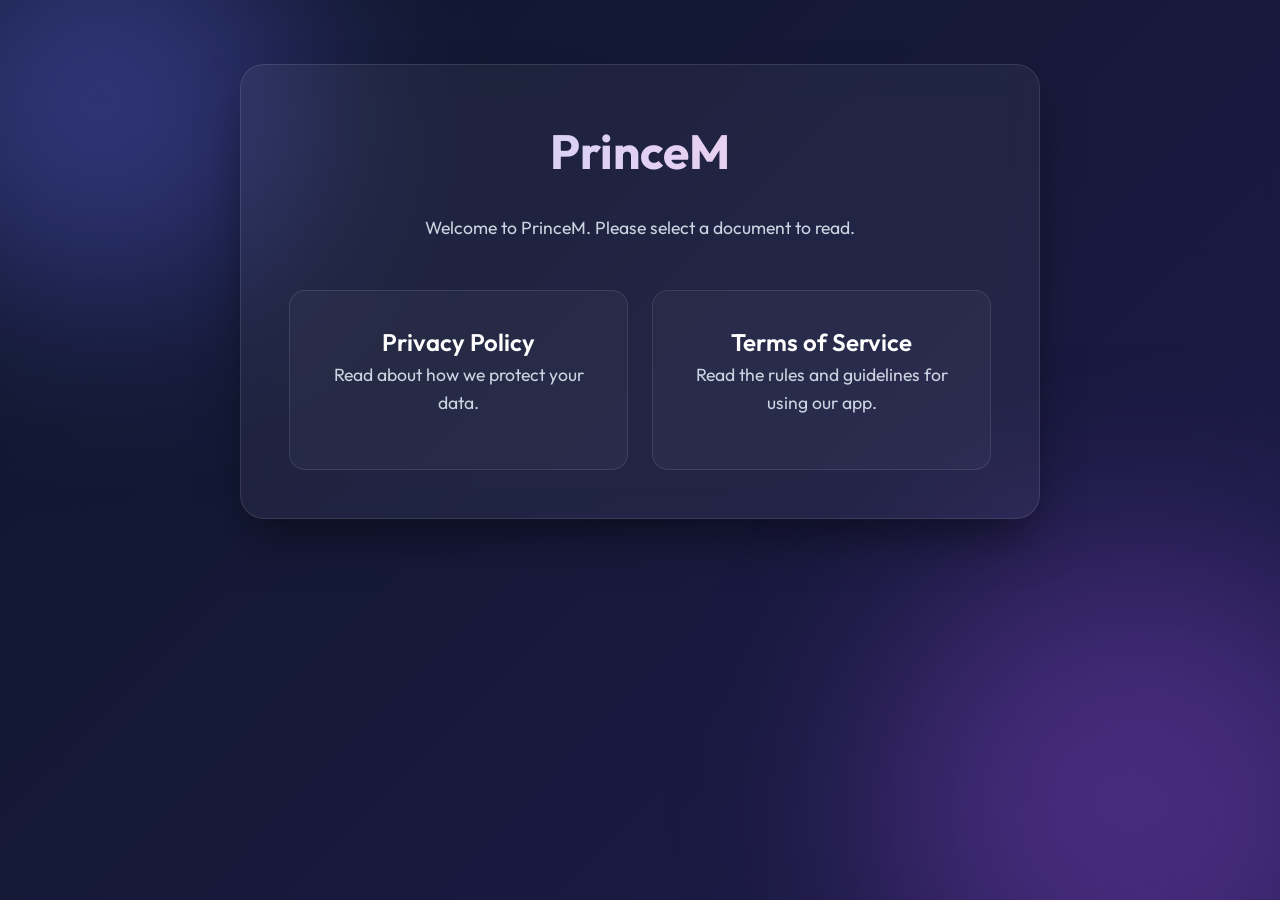
<file: index.html>
<!DOCTYPE html>
<html lang="en">
<head>
    <meta charset="UTF-8">
    <meta name="viewport" content="width=device-width, initial-scale=1.0">
    <title>PrinceM - Policies</title>
    <link rel="stylesheet" href="style.css">
</head>
<body>
    <div class="bg-shape bg-shape-1"></div>
    <div class="bg-shape bg-shape-2"></div>

    <div class="container">
        <h1>PrinceM</h1>
        <p style="text-align: center;">Welcome to PrinceM. Please select a document to read.</p>

        <div class="link-grid">
            <a href="privacy.html" class="card-link">
                <h2>Privacy Policy</h2>
                <p>Read about how we protect your data.</p>
            </a>
            <a href="terms.html" class="card-link">
                <h2>Terms of Service</h2>
                <p>Read the rules and guidelines for using our app.</p>
            </a>
        </div>
    </div>
</body>
</html>
</file>
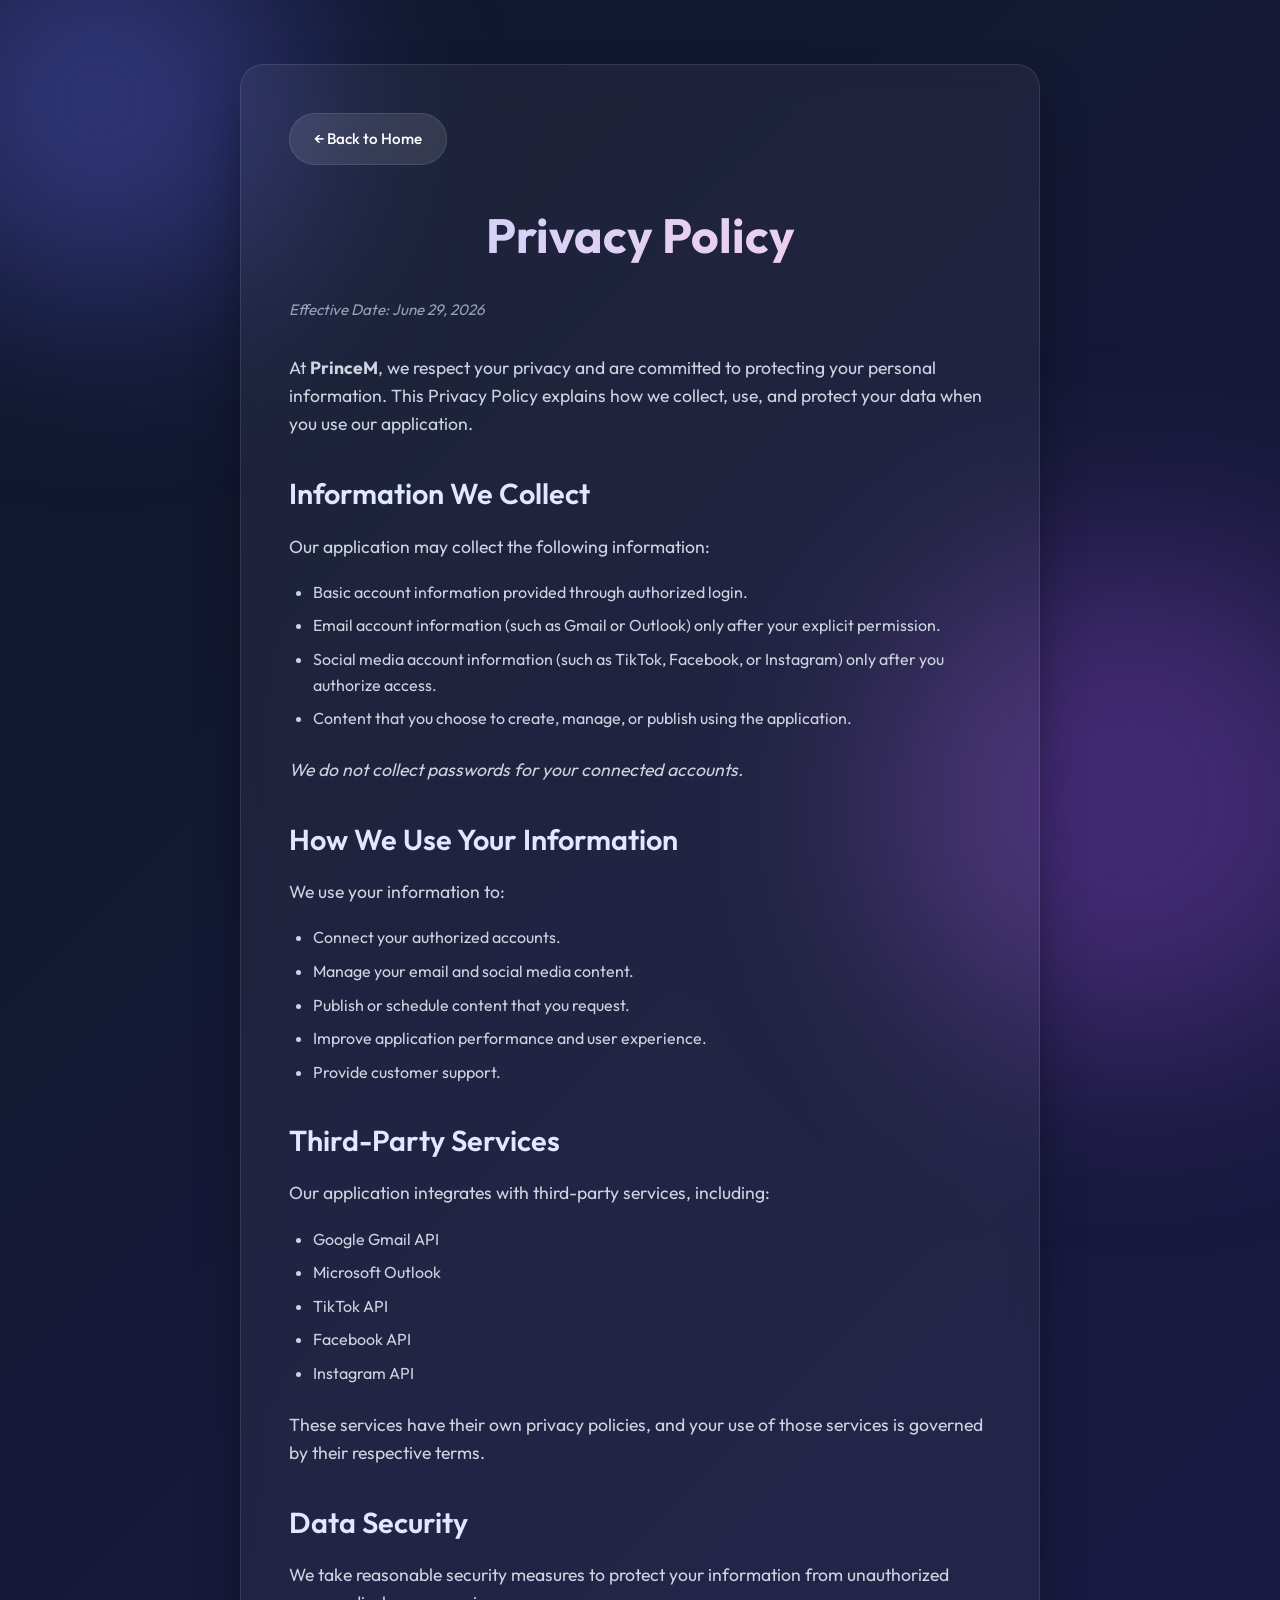
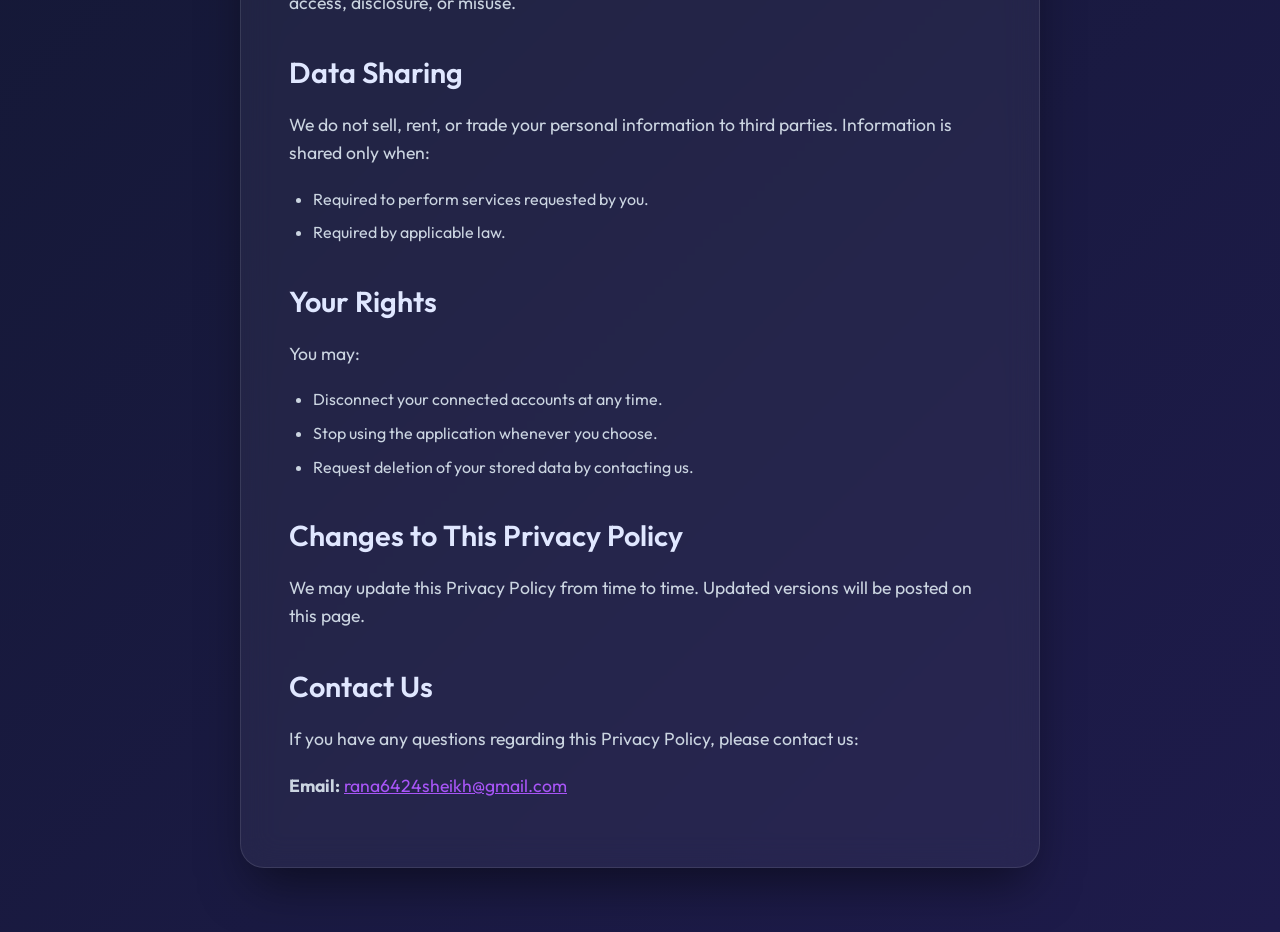
<file: privacy.html>
<!DOCTYPE html>
<html lang="en">
<head>
    <meta charset="UTF-8">
    <meta name="viewport" content="width=device-width, initial-scale=1.0">
    <title>Privacy Policy - PrinceM</title>
    <link rel="stylesheet" href="style.css">
</head>
<body>
    <div class="bg-shape bg-shape-1"></div>
    <div class="bg-shape bg-shape-2"></div>

    <div class="container">
        <a href="index.html" class="btn-back">← Back to Home</a>
        
        <h1>Privacy Policy</h1>
        
        <p class="date-text">Effective Date: June 29, 2026</p>

        <p>At <strong>PrinceM</strong>, we respect your privacy and are committed to protecting your personal information. This Privacy Policy explains how we collect, use, and protect your data when you use our application.</p>

        <h2>Information We Collect</h2>
        <p>Our application may collect the following information:</p>
        <ul>
            <li>Basic account information provided through authorized login.</li>
            <li>Email account information (such as Gmail or Outlook) only after your explicit permission.</li>
            <li>Social media account information (such as TikTok, Facebook, or Instagram) only after you authorize access.</li>
            <li>Content that you choose to create, manage, or publish using the application.</li>
        </ul>
        <p><em>We do not collect passwords for your connected accounts.</em></p>

        <h2>How We Use Your Information</h2>
        <p>We use your information to:</p>
        <ul>
            <li>Connect your authorized accounts.</li>
            <li>Manage your email and social media content.</li>
            <li>Publish or schedule content that you request.</li>
            <li>Improve application performance and user experience.</li>
            <li>Provide customer support.</li>
        </ul>

        <h2>Third-Party Services</h2>
        <p>Our application integrates with third-party services, including:</p>
        <ul>
            <li>Google Gmail API</li>
            <li>Microsoft Outlook</li>
            <li>TikTok API</li>
            <li>Facebook API</li>
            <li>Instagram API</li>
        </ul>
        <p>These services have their own privacy policies, and your use of those services is governed by their respective terms.</p>

        <h2>Data Security</h2>
        <p>We take reasonable security measures to protect your information from unauthorized access, disclosure, or misuse.</p>

        <h2>Data Sharing</h2>
        <p>We do not sell, rent, or trade your personal information to third parties. Information is shared only when:</p>
        <ul>
            <li>Required to perform services requested by you.</li>
            <li>Required by applicable law.</li>
        </ul>

        <h2>Your Rights</h2>
        <p>You may:</p>
        <ul>
            <li>Disconnect your connected accounts at any time.</li>
            <li>Stop using the application whenever you choose.</li>
            <li>Request deletion of your stored data by contacting us.</li>
        </ul>

        <h2>Changes to This Privacy Policy</h2>
        <p>We may update this Privacy Policy from time to time. Updated versions will be posted on this page.</p>

        <h2>Contact Us</h2>
        <p>If you have any questions regarding this Privacy Policy, please contact us:</p>
        <p><strong>Email:</strong> <a href="mailto:rana6424sheikh@gmail.com" style="color: #a855f7;">rana6424sheikh@gmail.com</a></p>
    </div>
</body>
</html>
</file>
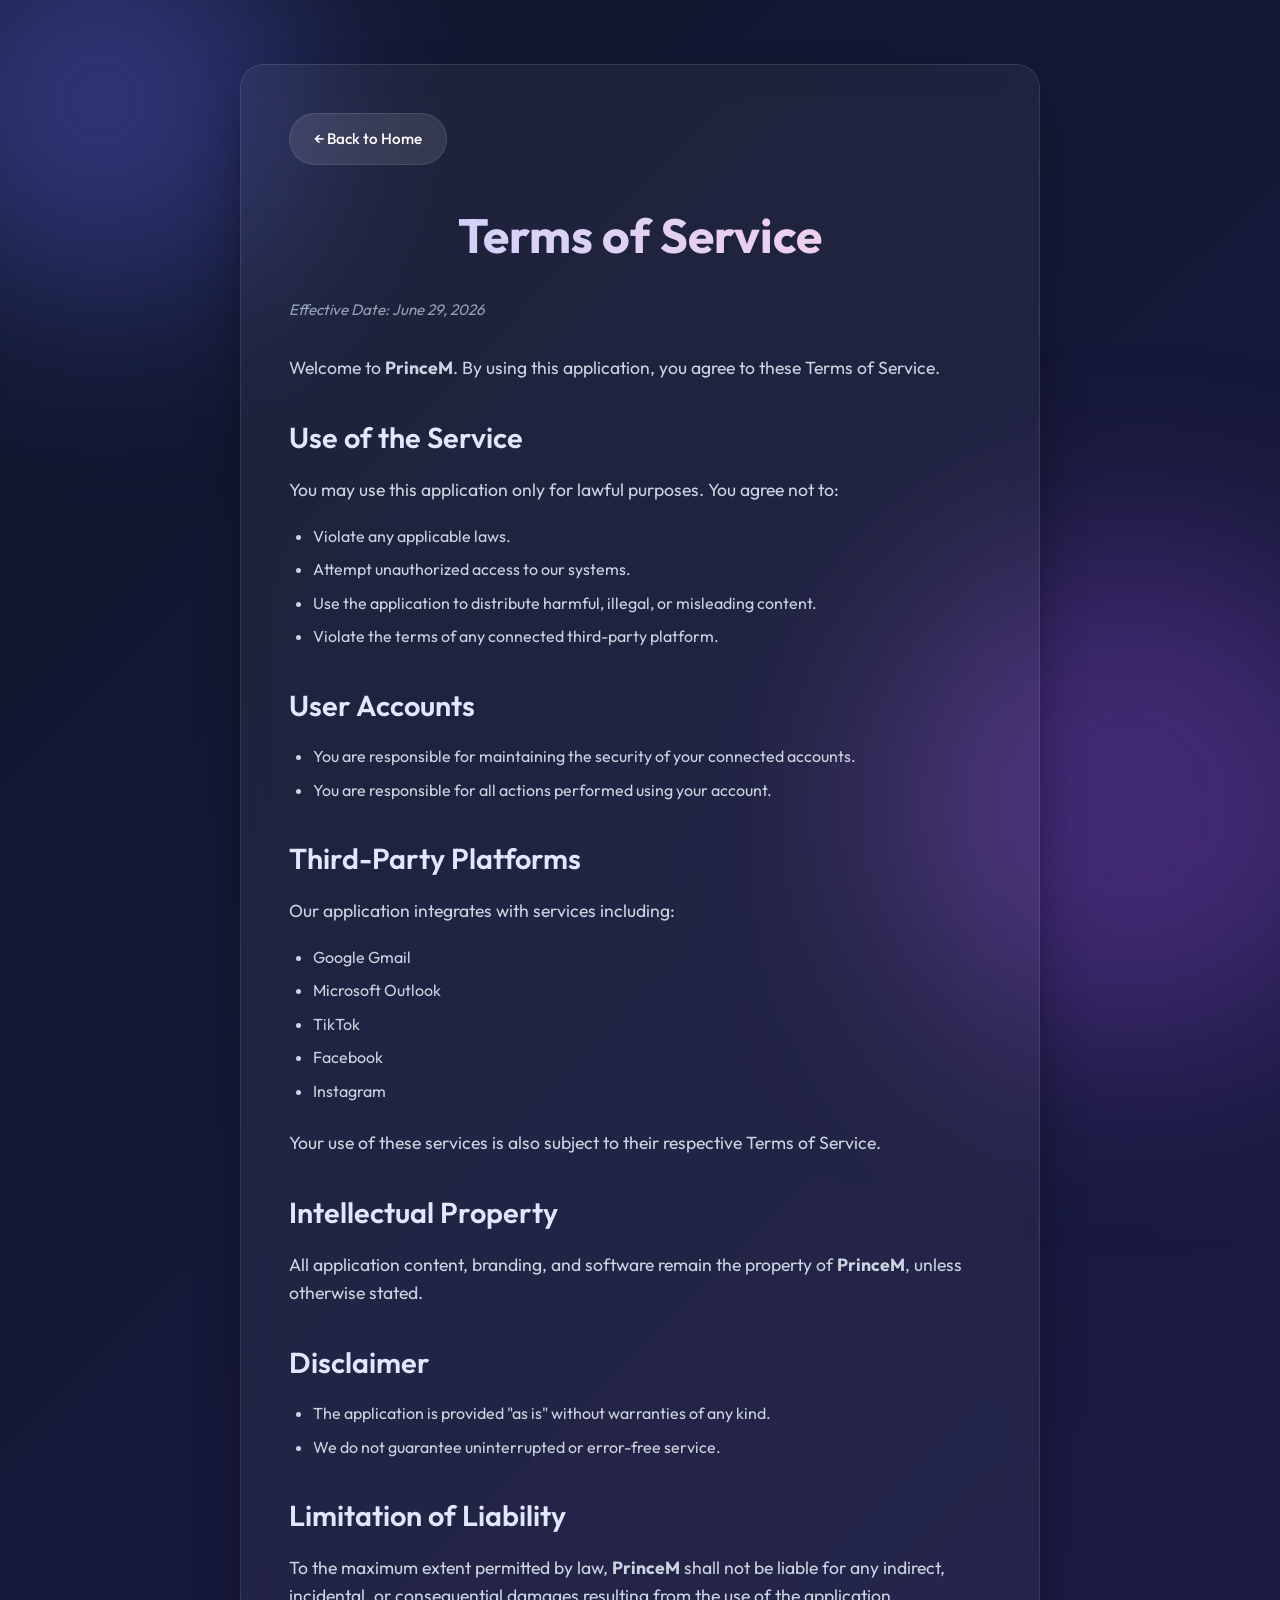
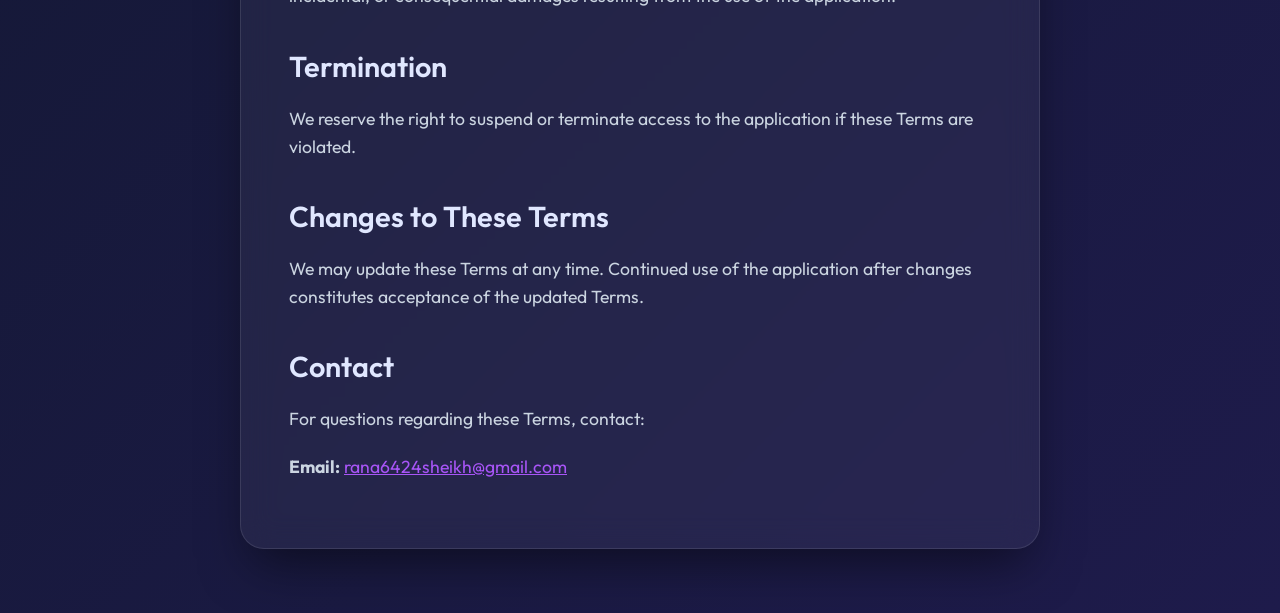
<file: terms.html>
<!DOCTYPE html>
<html lang="en">

<head>
    <meta charset="UTF-8">
    <meta name="viewport" content="width=device-width, initial-scale=1.0">
    <title>Terms of Service - PrinceM</title>
    <link rel="stylesheet" href="style.css">
</head>

<body>
    <div class="bg-shape bg-shape-1"></div>
    <div class="bg-shape bg-shape-2"></div>

    <div class="container">
        <a href="index.html" class="btn-back">← Back to Home</a>

        <h1>Terms of Service</h1>

        <p class="date-text">Effective Date: June 29, 2026</p>

        <p>Welcome to <strong>PrinceM</strong>. By using this application, you agree to these Terms of Service.</p>

        <h2>Use of the Service</h2>
        <p>You may use this application only for lawful purposes. You agree not to:</p>
        <ul>
            <li>Violate any applicable laws.</li>
            <li>Attempt unauthorized access to our systems.</li>
            <li>Use the application to distribute harmful, illegal, or misleading content.</li>
            <li>Violate the terms of any connected third-party platform.</li>
        </ul>

        <h2>User Accounts</h2>
        <ul>
            <li>You are responsible for maintaining the security of your connected accounts.</li>
            <li>You are responsible for all actions performed using your account.</li>
        </ul>

        <h2>Third-Party Platforms</h2>
        <p>Our application integrates with services including:</p>
        <ul>
            <li>Google Gmail</li>
            <li>Microsoft Outlook</li>
            <li>TikTok</li>
            <li>Facebook</li>
            <li>Instagram</li>
        </ul>
        <p>Your use of these services is also subject to their respective Terms of Service.</p>

        <h2>Intellectual Property</h2>
        <p>All application content, branding, and software remain the property of <strong>PrinceM</strong>, unless
            otherwise stated.</p>

        <h2>Disclaimer</h2>
        <ul>
            <li>The application is provided "as is" without warranties of any kind.</li>
            <li>We do not guarantee uninterrupted or error-free service.</li>
        </ul>

        <h2>Limitation of Liability</h2>
        <p>To the maximum extent permitted by law, <strong>PrinceM</strong> shall not be liable for any indirect,
            incidental, or consequential damages resulting from the use of the application.</p>

        <h2>Termination</h2>
        <p>We reserve the right to suspend or terminate access to the application if these Terms are violated.</p>

        <h2>Changes to These Terms</h2>
        <p>We may update these Terms at any time. Continued use of the application after changes constitutes acceptance
            of the updated Terms.</p>

        <h2>Contact</h2>
        <p>For questions regarding these Terms, contact:</p>
        <p><strong>Email:</strong> <a href="mailto:rana6424sheikh@gmail.com"
                style="color: #a855f7;">rana6424sheikh@gmail.com</a></p>
    </div>
</body>

</html>
</file>
<file: style.css>
@import url('https://fonts.googleapis.com/css2?family=Outfit:wght@300;400;600;700&display=swap');

:root {
    --primary-color: #6366f1;
    --secondary-color: #a855f7;
    --bg-color: #0f172a;
    --text-color: #f8fafc;
    --glass-bg: rgba(255, 255, 255, 0.05);
    --glass-border: rgba(255, 255, 255, 0.1);
}

* {
    margin: 0;
    padding: 0;
    box-sizing: border-box;
}

body {
    font-family: 'Outfit', sans-serif;
    background: linear-gradient(135deg, #0f172a 0%, #1e1b4b 100%);
    color: var(--text-color);
    min-height: 100vh;
    line-height: 1.6;
    display: flex;
    flex-direction: column;
    align-items: center;
    padding: 2rem 1rem;
    overflow-x: hidden;
}

/* Background Animation Elements */
.bg-shape {
    position: fixed;
    border-radius: 50%;
    filter: blur(100px);
    z-index: -1;
    animation: float 10s infinite ease-in-out alternate;
}

.bg-shape-1 {
    width: 400px;
    height: 400px;
    background: rgba(99, 102, 241, 0.4);
    top: -100px;
    left: -100px;
}

.bg-shape-2 {
    width: 500px;
    height: 500px;
    background: rgba(168, 85, 247, 0.3);
    bottom: -150px;
    right: -100px;
    animation-delay: -5s;
}

@keyframes float {
    0% { transform: translate(0, 0) scale(1); }
    100% { transform: translate(30px, 50px) scale(1.1); }
}

/* Glassmorphism Container */
.container {
    max-width: 800px;
    width: 100%;
    background: var(--glass-bg);
    backdrop-filter: blur(16px);
    -webkit-backdrop-filter: blur(16px);
    border: 1px solid var(--glass-border);
    border-radius: 24px;
    padding: 3rem;
    box-shadow: 0 25px 50px -12px rgba(0, 0, 0, 0.5);
    margin-top: 2rem;
    margin-bottom: 2rem;
}

/* Typography */
h1 {
    font-size: 3rem;
    font-weight: 700;
    margin-bottom: 1.5rem;
    background: linear-gradient(to right, #c7d2fe, #fbcfe8);
    -webkit-background-clip: text;
    -webkit-text-fill-color: transparent;
    text-align: center;
}

h2 {
    font-size: 1.8rem;
    font-weight: 600;
    margin-top: 2rem;
    margin-bottom: 1rem;
    color: #e0e7ff;
}

h3 {
    font-size: 1.3rem;
    font-weight: 600;
    margin-top: 1.5rem;
    margin-bottom: 0.5rem;
    color: #c7d2fe;
}

p {
    margin-bottom: 1.2rem;
    color: #cbd5e1;
    font-size: 1.1rem;
}

ul {
    margin-bottom: 1.5rem;
    padding-left: 1.5rem;
    color: #cbd5e1;
}

li {
    margin-bottom: 0.5rem;
}

/* Specific styling for the index page */
.link-grid {
    display: grid;
    grid-template-columns: repeat(auto-fit, minmax(250px, 1fr));
    gap: 1.5rem;
    margin-top: 3rem;
}

.card-link {
    display: block;
    background: rgba(255, 255, 255, 0.03);
    border: 1px solid var(--glass-border);
    border-radius: 16px;
    padding: 2rem;
    text-align: center;
    text-decoration: none;
    color: var(--text-color);
    transition: all 0.3s ease;
    position: relative;
    overflow: hidden;
}

.card-link::before {
    content: '';
    position: absolute;
    top: 0;
    left: -100%;
    width: 100%;
    height: 100%;
    background: linear-gradient(90deg, transparent, rgba(255,255,255,0.1), transparent);
    transition: all 0.5s ease;
}

.card-link:hover {
    transform: translateY(-5px);
    background: rgba(255, 255, 255, 0.08);
    border-color: rgba(255, 255, 255, 0.2);
    box-shadow: 0 10px 25px rgba(0, 0, 0, 0.3);
}

.card-link:hover::before {
    left: 100%;
}

.card-link h2 {
    margin: 0;
    font-size: 1.5rem;
    color: #fff;
}

.btn-back {
    display: inline-block;
    padding: 0.8rem 1.5rem;
    background: rgba(255, 255, 255, 0.1);
    color: white;
    text-decoration: none;
    border-radius: 50px;
    border: 1px solid var(--glass-border);
    transition: all 0.3s ease;
    margin-bottom: 2rem;
    font-size: 0.95rem;
    font-weight: 500;
}

.btn-back:hover {
    background: rgba(255, 255, 255, 0.2);
    transform: translateX(-5px);
}

.date-text {
    color: #94a3b8;
    font-size: 0.95rem;
    margin-bottom: 2rem;
    font-style: italic;
}

@media (max-width: 640px) {
    .container {
        padding: 2rem 1.5rem;
    }
    h1 {
        font-size: 2.5rem;
    }
}
</file>
